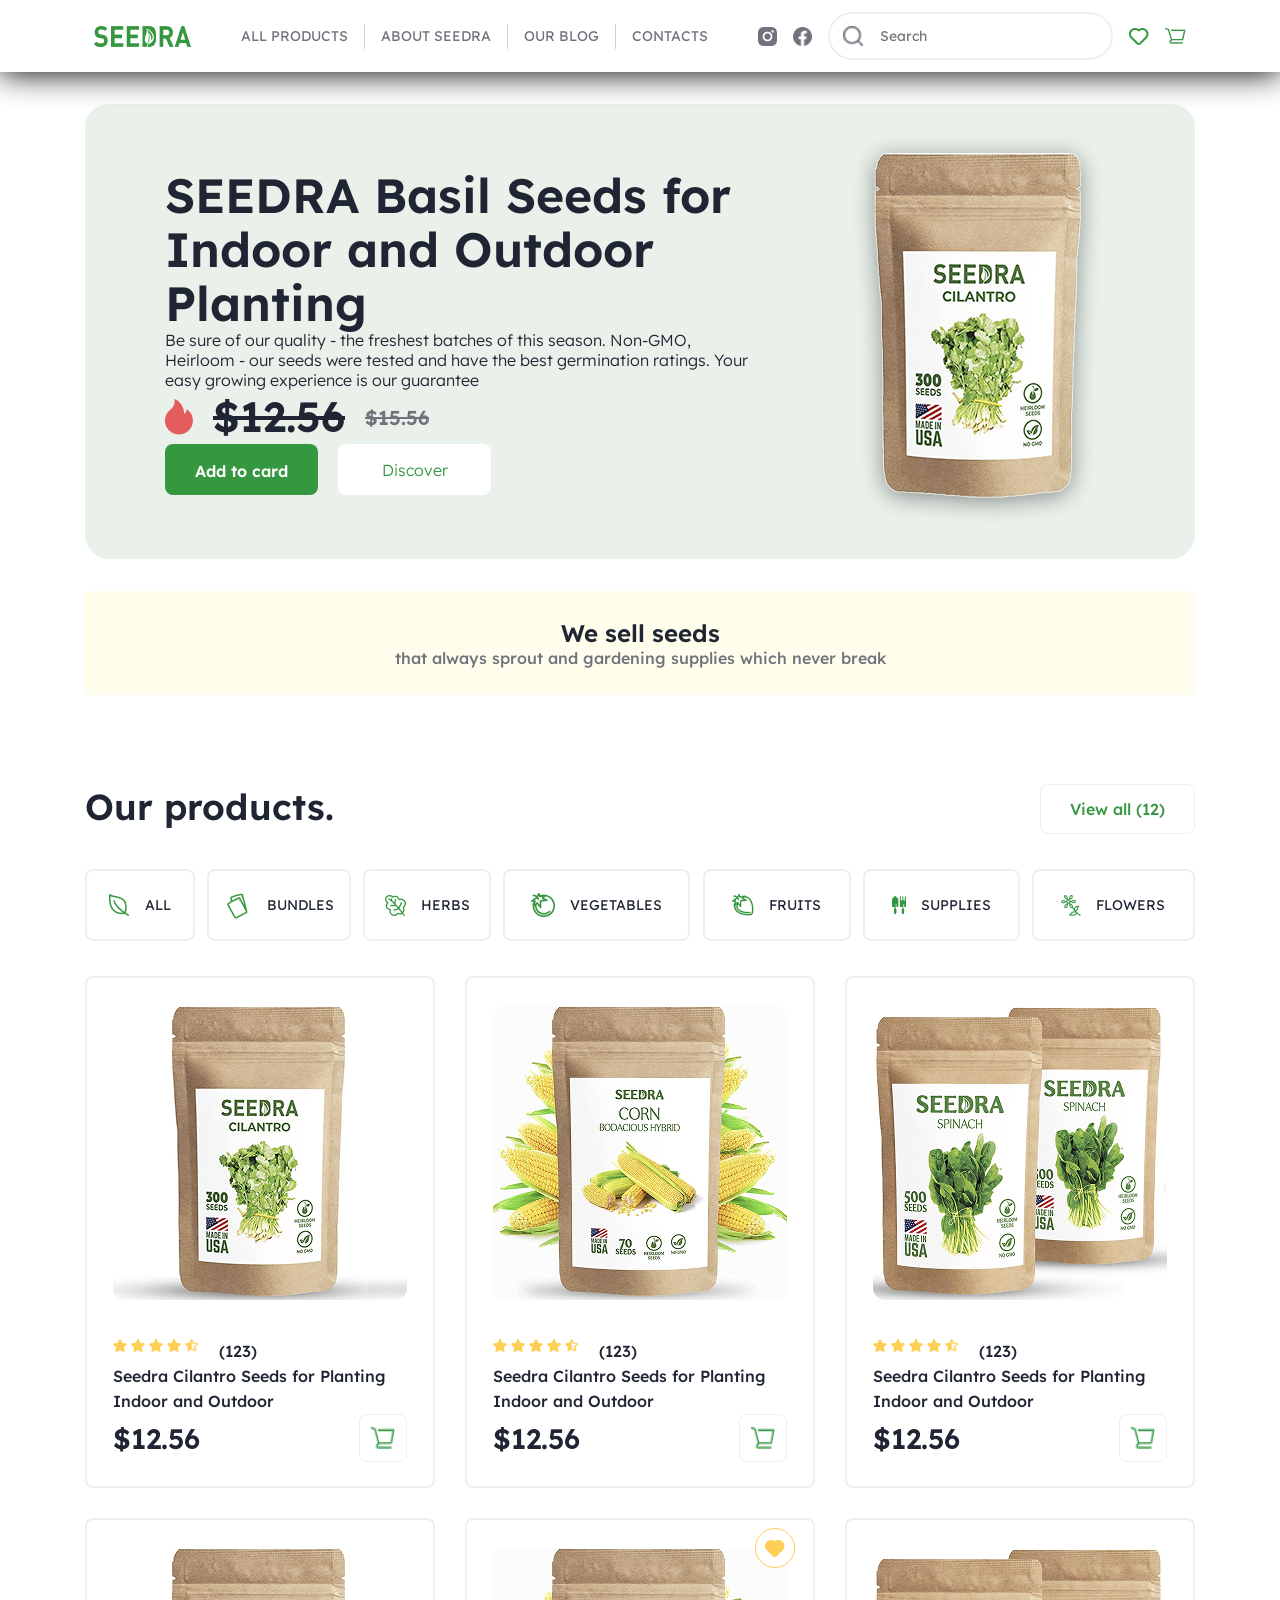
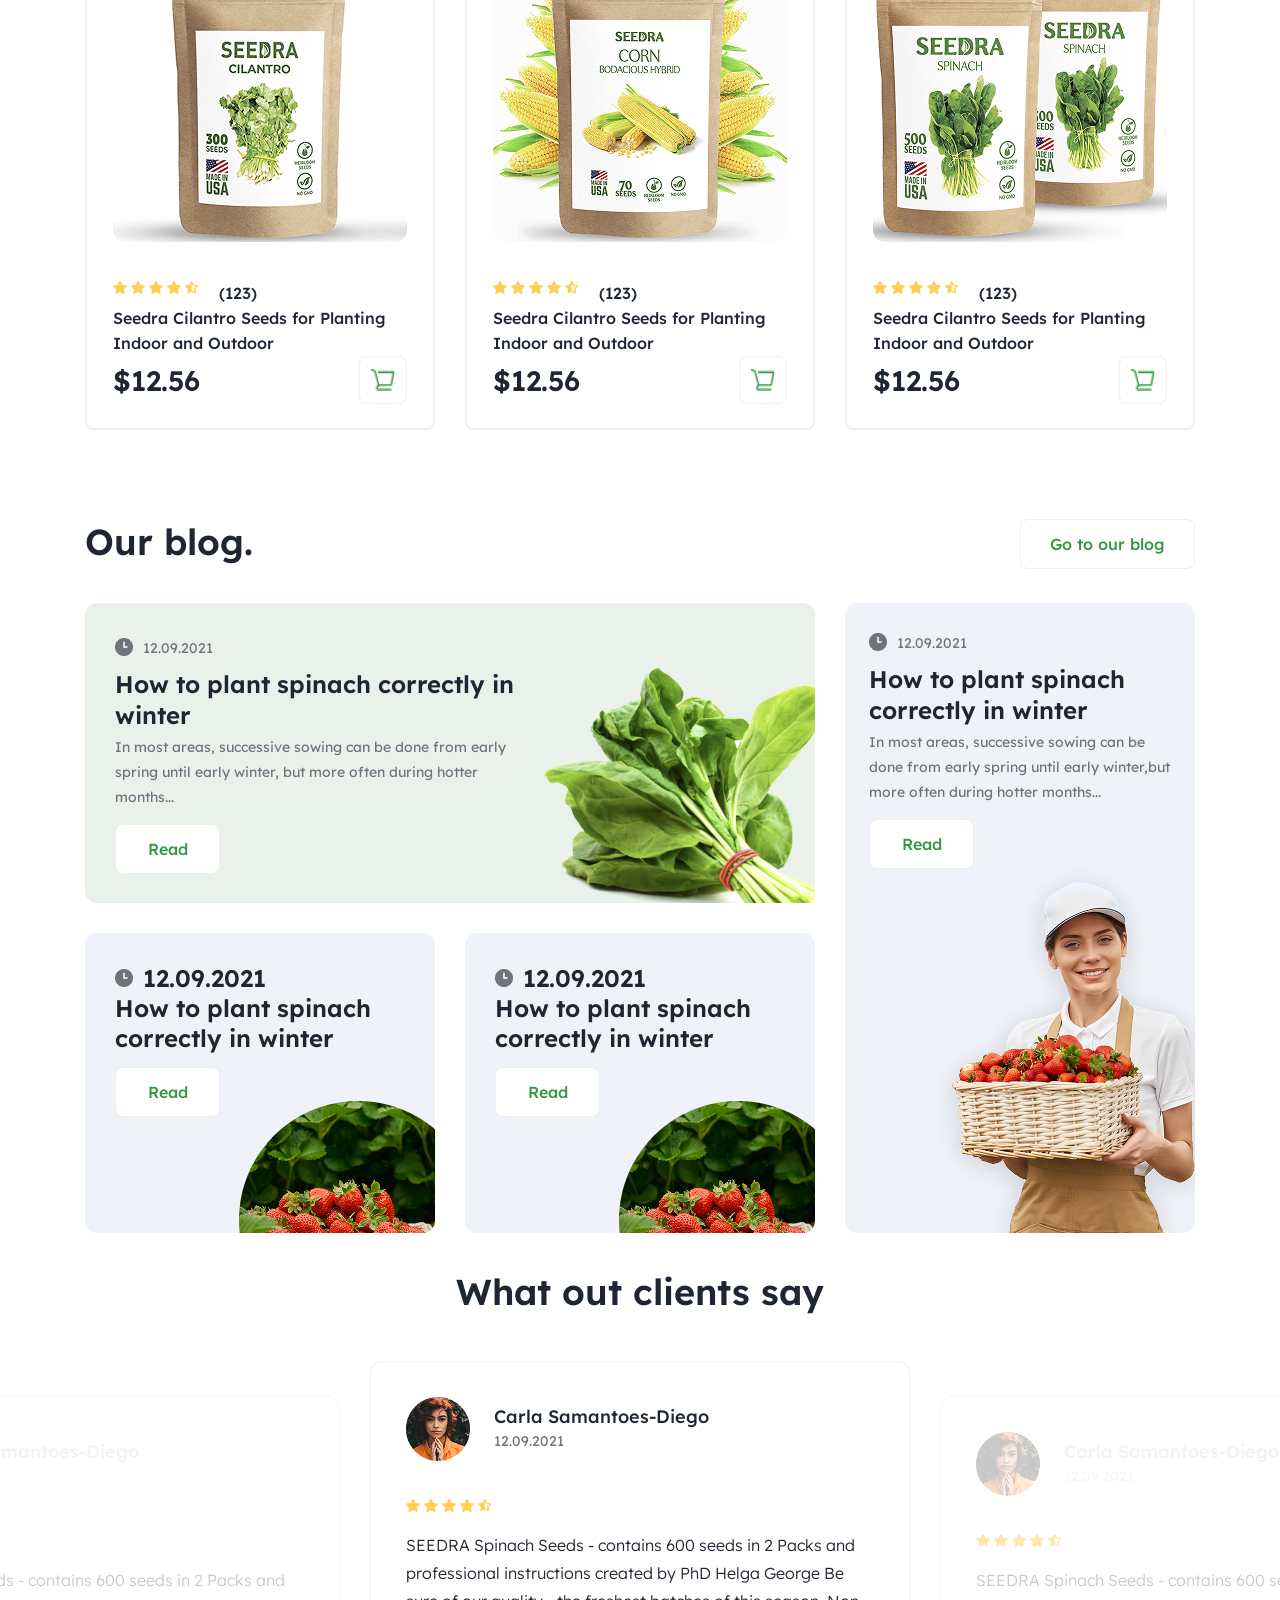
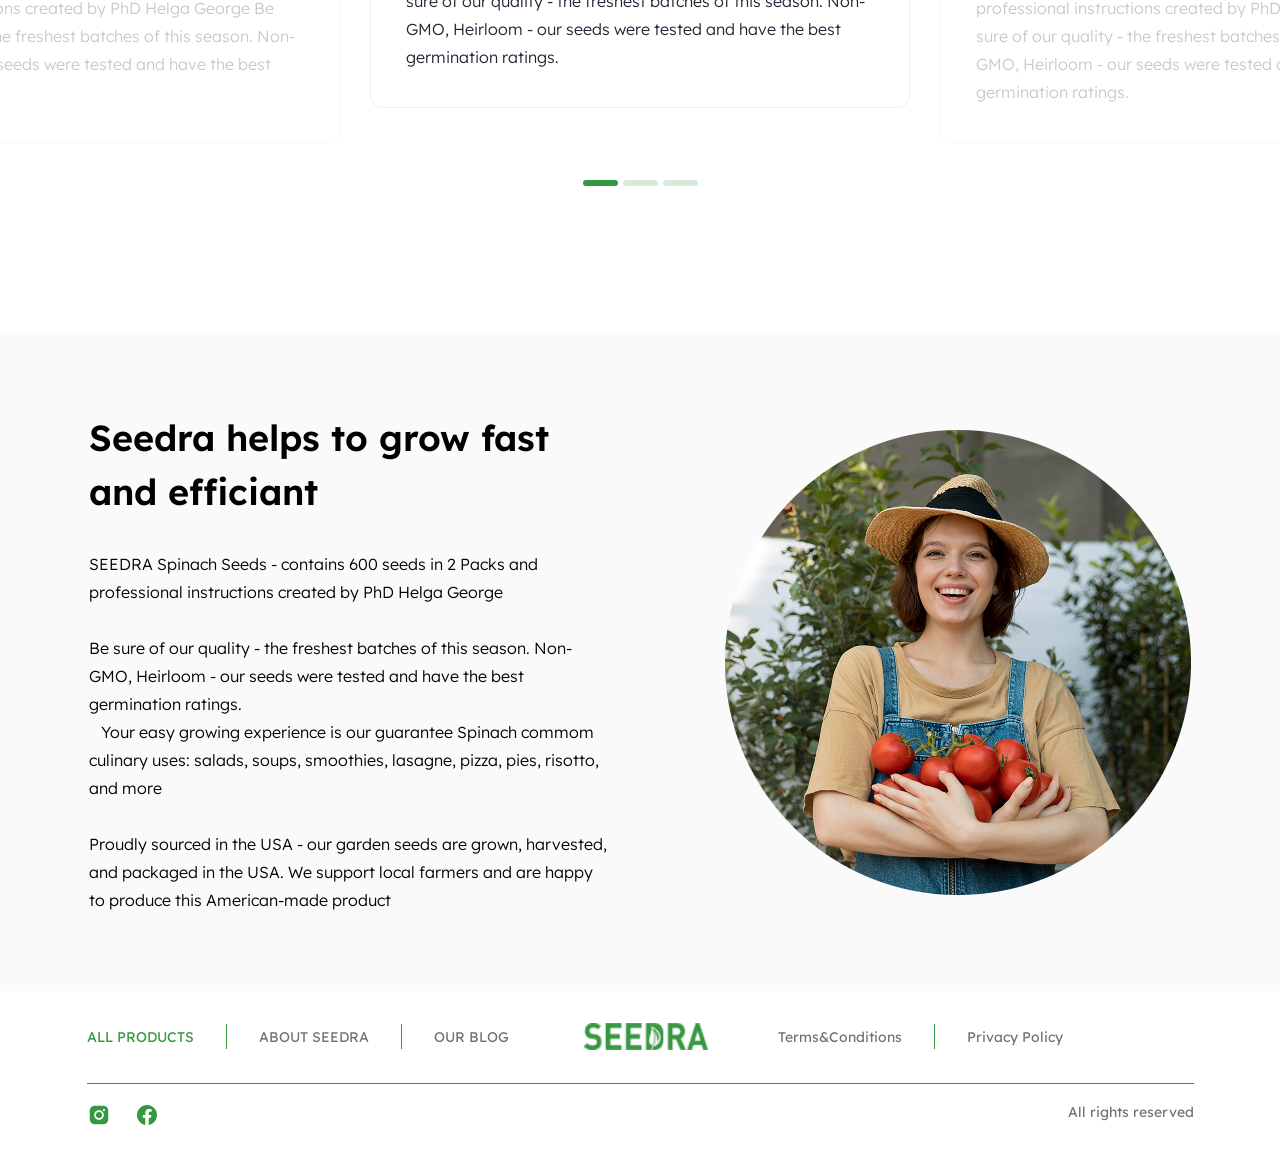
<file: index.html>
<!DOCTYPE html>
<html lang="en">

<head>
    <meta charset="UTF-8">
    <meta name="viewport" content="width=device-width, initial-scale=1.0">
    <title>Diogo Jota</title>
    <link rel="stylesheet" href="style.css">
    <link rel="preconnect" href="https://fonts.googleapis.com">
    <link rel="preconnect" href="https://fonts.gstatic.com" crossorigin>
    <link href="https://fonts.googleapis.com/css2?family=Lexend:wght@100..900&display=swap" rel="stylesheet">
</head>

<body>
    <div class="main">
        <!-- nav -->
        <nav>
            <img src="img/Frame.png" alt="">
            <div class="soz">
                <a href="">ALL PRODUCTS</a>
                <div class="chzq"></div>
                <a href="">ABOUT SEEDRA</a>
                <div class="chzq"></div>
                <a href="">OUR BLOG</a>
                <div class="chzq"></div>
                <a href="">CONTACTS</a>
            </div>
            <div class="in">
                <img style="width: 19px; height: 19px;" src="img/Vector.1.png" alt="">
                <img style="width: 19px; height: 19px;" src="img/Vector (1).png" alt="">
                <div class="inp">
                    <img src="img/Vector (2).png" alt="">
                    <input type="text" placeholder="Search">
                </div>
                <img class="qwer" style="display: block;" src="img/Vectors.png" alt="">
                <img class="qwer" src="img/Vector (3).png" alt="">
                <img src="img/Menu.png" alt="">
            </div>
        </nav>
        <!-- 1 -->
        <div class="page1">
            <div class="soz">
                <div class="olov">
                    <img src="img/Vector (4).png" alt="">
                    <del class="one">$12.56</del>
                    <del class="two">$15.56</del>
                </div>
                <div class="asdf">
                    <p class="one">SEEDRA Basil Seeds for Indoor and Outdoor Planting</p>
                    <p class="two">Be sure of our quality - the freshest batches of this season. Non-GMO, Heirloom -
                        our seeds were tested and have the best germination ratings. Your easy growing experience is
                        our guarantee</p>
                </div>

                <div class="olov">
                    <img src="img/Vector (4).png" alt="">
                    <del class="one">$12.56</del>
                    <del class="two">$15.56</del>
                </div>
                <div class="bt">
                    <button class="one">Add to card</button>
                    <button class="two">Discover</button>
                </div>
            </div>
            <img src="img/image 2.png" alt="">
        </div>
        <!-- 2 -->
        <div class="page2">
            <p class="s">We sell seeds </p>
            <p>that always sprout and gardening supplies which never break</p>
        </div>
        <!-- 3 -->
        <div class="page3">
            <div class="one">
                <p>Our products.</p>
                <button>View all (12)</button>
            </div>
            <div class="two">

                <div style="width: 110px; height: 72px;">
                    <img src="img/Vector (5).png" alt="">
                    <p>ALL </p>
                </div>

                <div style="width: 144px; height: 72px;">
                    <img src="img/Frame 15.png" alt="">
                    <p>BUNDLES</p>
                </div>

                <div style="width: 128px; height: 72px;">
                    <img src="img/Vector (6).png" alt="">
                    <p>HERBS</p>
                </div>

                <div style="width: 187px; height: 72px;">
                    <img src="img/Vector (7).png" alt="">
                    <p>VEGETABLES</p>
                </div>

                <div style="width: 148px; height: 72px;">
                    <img src="img/Vector (8).png" alt="">
                    <p>FRUITS</p>
                </div>

                <div style="width: 157px; height: 72px;">
                    <img src="img/Vector..png" alt="">
                    <p>SUPPLIES</p>
                </div>

                <div style="width: 163px; height: 72px;">
                    <img src="img/Vector (9).png" alt="">
                    <p>FLOWERS</p>
                </div>

            </div>
            <div class="th">

                <div class="card">
                    <img src="img/image 1.png" alt="">
                    <div class="soz">
                        <div class="bosh">
                            <div class="yldz">
                                <img src="img/yldz.png" alt="">
                                <img src="img/yldz.png" alt="">
                                <img src="img/yldz.png" alt="">
                                <img src="img/yldz.png" alt="">
                                <img style="width: 14px; height: 13px;" src="img/Vector (11).png" alt="">
                            </div>
                            <p>(123)</p>
                        </div>
                        <p>Seedra Cilantro Seeds for Planting <br> Indoor and Outdoor</p>
                        <div class="ox">
                            <p>$12.56</p>
                            <button><img style="width: 24px; height: 22px;" src="img/Vector (3).png" alt=""></button>
                        </div>
                    </div>
                </div>

                <div class="card">
                    <img src="img/image 1 (1).png" alt="">
                    <div class="soz">
                        <div class="bosh">
                            <div class="yldz">
                                <img src="img/yldz.png" alt="">
                                <img src="img/yldz.png" alt="">
                                <img src="img/yldz.png" alt="">
                                <img src="img/yldz.png" alt="">
                                <img style="width: 14px; height: 13px;" src="img/Vector (11).png" alt="">
                            </div>
                            <p>(123)</p>
                        </div>
                        <p>Seedra Cilantro Seeds for Planting <br> Indoor and Outdoor</p>
                        <div class="ox">
                            <p>$12.56</p>
                            <button><img style="width: 24px; height: 22px;" src="img/Vector (3).png" alt=""></button>
                        </div>
                    </div>
                </div>

                <div class="card">
                    <img src="img/image 1 (2).png" alt="">
                    <div class="soz">
                        <div class="bosh">
                            <div class="yldz">
                                <img src="img/yldz.png" alt="">
                                <img src="img/yldz.png" alt="">
                                <img src="img/yldz.png" alt="">
                                <img src="img/yldz.png" alt="">
                                <img style="width: 14px; height: 13px;" src="img/Vector (11).png" alt="">
                            </div>
                            <p>(123)</p>
                        </div>
                        <p>Seedra Cilantro Seeds for Planting <br> Indoor and Outdoor</p>
                        <div class="ox">
                            <p>$12.56</p>
                            <button><img style="width: 24px; height: 22px;" src="img/Vector (3).png" alt=""></button>
                        </div>
                    </div>
                </div>

                <div class="card">
                    <img src="img/image 1.png" alt="">
                    <div class="soz">
                        <div class="bosh">
                            <div class="yldz">
                                <img src="img/yldz.png" alt="">
                                <img src="img/yldz.png" alt="">
                                <img src="img/yldz.png" alt="">
                                <img src="img/yldz.png" alt="">
                                <img style="width: 14px; height: 13px;" src="img/Vector (11).png" alt="">
                            </div>
                            <p>(123)</p>
                        </div>
                        <p>Seedra Cilantro Seeds for Planting <br> Indoor and Outdoor</p>
                        <div class="ox">
                            <p>$12.56</p>
                            <button><img style="width: 24px; height: 22px;" src="img/Vector (3).png" alt=""></button>
                        </div>
                    </div>
                </div>

                <div style="position: relative;" class="card">
                    <div class="love">
                        <img class="heart" src="img/heart  24  Outline.png" alt="">
                    </div>
                    <img src="img/image 1 (1).png" alt="">
                    <div class="soz">
                        <div class="bosh">
                            <div class="yldz">
                                <img src="img/yldz.png" alt="">
                                <img src="img/yldz.png" alt="">
                                <img src="img/yldz.png" alt="">
                                <img src="img/yldz.png" alt="">
                                <img style="width: 14px; height: 13px;" src="img/Vector (11).png" alt="">
                            </div>
                            <p>(123)</p>
                        </div>
                        <p>Seedra Cilantro Seeds for Planting <br> Indoor and Outdoor</p>
                        <div class="ox">
                            <p>$12.56</p>
                            <button><img style="width: 24px; height: 22px;" src="img/Vector (3).png" alt=""></button>
                        </div>
                    </div>
                </div>

                <div class="card">
                    <img src="img/image 1 (2).png" alt="">
                    <div class="soz">
                        <div class="bosh">
                            <div class="yldz">
                                <img src="img/yldz.png" alt="">
                                <img src="img/yldz.png" alt="">
                                <img src="img/yldz.png" alt="">
                                <img src="img/yldz.png" alt="">
                                <img style="width: 14px; height: 13px;" src="img/Vector (11).png" alt="">
                            </div>
                            <p>(123)</p>
                        </div>
                        <p>Seedra Cilantro Seeds for Planting <br> Indoor and Outdoor</p>
                        <div class="ox">
                            <p>$12.56</p>
                            <button><img style="width: 24px; height: 22px;" src="img/Vector (3).png" alt=""></button>
                        </div>
                    </div>
                </div>
            </div>
        </div>
        <!-- 4 -->
        <div class="page4">
            <div class="bosh">
                <p>Our blog.</p>
                <button>Go to our blog</button>
            </div>
            <div class="past">
                <div class="chap">
                    <div class="b1">
                        <div class="soz">
                            <div class="soat">
                                <img src="img/Vector (10).png" alt="">
                                <p>12.09.2021</p>
                            </div>
                            <p class="one">How to plant spinach correctly in winter</p>
                            <p>In most areas, successive sowing can be done from early spring until early winter,
                                but more often during hotter months...</p>
                            <button class="read">Read</button>
                        </div>
                        <img src="img/kokat.png" alt="">
                    </div>
                    <div class="i">
                        <div class="i1">
                            <div class="soz">
                                <div class="soat">
                                    <img src="img/Vector (10).png" alt="">
                                    <p>12.09.2021</p>
                                </div>
                                <p>How to plant spinach correctly in winter</p>
                                <button class="read">Read</button>
                            </div>
                            <img class="q" src="img/Ellipse 1.png" alt="">
                        </div>
                        <div class="i1">
                            <div class="soz">
                                <div class="soat">
                                    <img src="img/Vector (10).png" alt="">
                                    <p>12.09.2021</p>
                                </div>
                                <p>How to plant spinach correctly in winter</p>
                                <button class="read">Read</button>
                            </div>
                            <img class="q" src="img/Ellipse 1.png" alt="">
                        </div>
                    </div>
                </div>
                <div class="ong">
                    <div class="soat">
                        <img src="img/Vector (10).png" alt="">
                        <p>12.09.2021</p>
                    </div>
                    <p class="one">How to plant spinach correctly in winter</p>
                    <p>In most areas, successive sowing can be done from early spring until early winter,but more often
                        during hotter months...</p>
                    <button class="read">Read</button>
                    <img class="q" src="img/female-gardener-holding-wicker-basket-with-strawberries 1.png" alt="">
                </div>
            </div>
        </div>
        <!-- 5 -->
        <div class="page5">
            <p class="p5">What out clients say</p>
            <div class="cards">
                <div class="cardo">
                    <div class="pro">
                        <img src="img/Ellipse 5.png" alt="">
                        <div class="soz">
                            <p class="one">Carla Samantoes-Diego</p>
                            <p>12.09.2021</p>
                        </div>
                    </div>
                    <div style="margin-top: 35px;" class="yldz">
                        <img src="img/yldz.png" alt="">
                        <img src="img/yldz.png" alt="">
                        <img src="img/yldz.png" alt="">
                        <img src="img/yldz.png" alt="">
                        <img style="width: 14px; height: 13px;" src="img/Vector (11).png" alt="">
                    </div>
                    <p class="s">SEEDRA Spinach Seeds - contains 600 seeds in 2 Packs and professional instructions
                        created by PhD Helga George
                        Be sure of our quality - the freshest batches of this season. Non-GMO, Heirloom - our seeds were
                        tested and have the best germination ratings. </p>
                </div>
                <div class="card">
                    <div class="pro">
                        <img src="img/Ellipse 5.png" alt="">
                        <div class="soz">
                            <p class="one">Carla Samantoes-Diego</p>
                            <p>12.09.2021</p>
                        </div>
                    </div>
                    <div style="margin-top: 35px;" class="yldz">
                        <img src="img/yldz.png" alt="">
                        <img src="img/yldz.png" alt="">
                        <img src="img/yldz.png" alt="">
                        <img src="img/yldz.png" alt="">
                        <img style="width: 14px; height: 13px;" src="img/Vector (11).png" alt="">
                    </div>
                    <p class="s">SEEDRA Spinach Seeds - contains 600 seeds in 2 Packs and professional instructions
                        created by PhD Helga George
                        Be sure of our quality - the freshest batches of this season. Non-GMO, Heirloom - our seeds were
                        tested and have the best germination ratings. </p>
                </div>
                <div class="cardo">
                    <div class="pro">
                        <img src="img/Ellipse 5.png" alt="">
                        <div class="soz">
                            <p class="one">Carla Samantoes-Diego</p>
                            <p>12.09.2021</p>
                        </div>
                    </div>
                    <div style="margin-top: 35px;" class="yldz">
                        <img src="img/yldz.png" alt="">
                        <img src="img/yldz.png" alt="">
                        <img src="img/yldz.png" alt="">
                        <img src="img/yldz.png" alt="">
                        <img style="width: 14px; height: 13px;" src="img/Vector (11).png" alt="">
                    </div>
                    <p class="s">SEEDRA Spinach Seeds - contains 600 seeds in 2 Packs and professional instructions
                        created by PhD Helga George
                        Be sure of our quality - the freshest batches of this season. Non-GMO, Heirloom - our seeds were
                        tested and have the best germination ratings. </p>
                </div>
            </div>
            <div class="yashil">
                <div class="a"></div>
                <div class="o"></div>
                <div class="o"></div>
            </div>
        </div>
        <!-- 6 -->
        <div class="page6">
            <div class="soz">
                <p class="one">Seedra helps to grow fast and efficiant</p>
                <p>SEEDRA Spinach Seeds - contains 600 seeds in 2 Packs and professional instructions created by PhD
                    Helga George <br> <br>

                    Be sure of our quality - the freshest batches of this season. Non-GMO, Heirloom - our seeds were
                    tested and have the best germination ratings. <br>
                    &nbsp;&nbsp;&nbsp;Your easy growing experience is our guarantee
                    Spinach commom culinary uses: salads, soups, smoothies, lasagne, pizza, pies, risotto, and more
                    <br><br>

                    Proudly sourced in the USA - our garden seeds are grown, harvested, and packaged in the USA. We
                    support local farmers and are happy to produce this American-made product
                </p>
            </div>
            <img src="img/Ellipse 2.png" alt="">
        </div>
        <!-- footer -->
        <footer>
            <div class="one">
                <div class="b1">
                    <p style="color: #359740;">ALL PRODUCTS</p>
                    <div class="chzq"></div>
                    <p>ABOUT SEEDRA</p>
                    <div class="chzq"></div>
                    <p>OUR BLOG</p>
                </div>
                <img src="img/Frame.png" alt="">
                <div class="i2">
                    <p>Terms&Conditions</p>
                    <div class="chzq"></div>
                    <p>Privacy Policy</p>
                </div>
            </div>
            <div class="uchzq"></div>
            <div class="two">
                <div>
                    <img src="img/ant-designinstagram-filled.png" alt="">
                    <img src="img/akar-iconsfacebook-fill.png" alt="">
                </div>
                <p>All rights reserved</p>
            </div>
        </footer>
    </div>
</body>

</html>
</file>
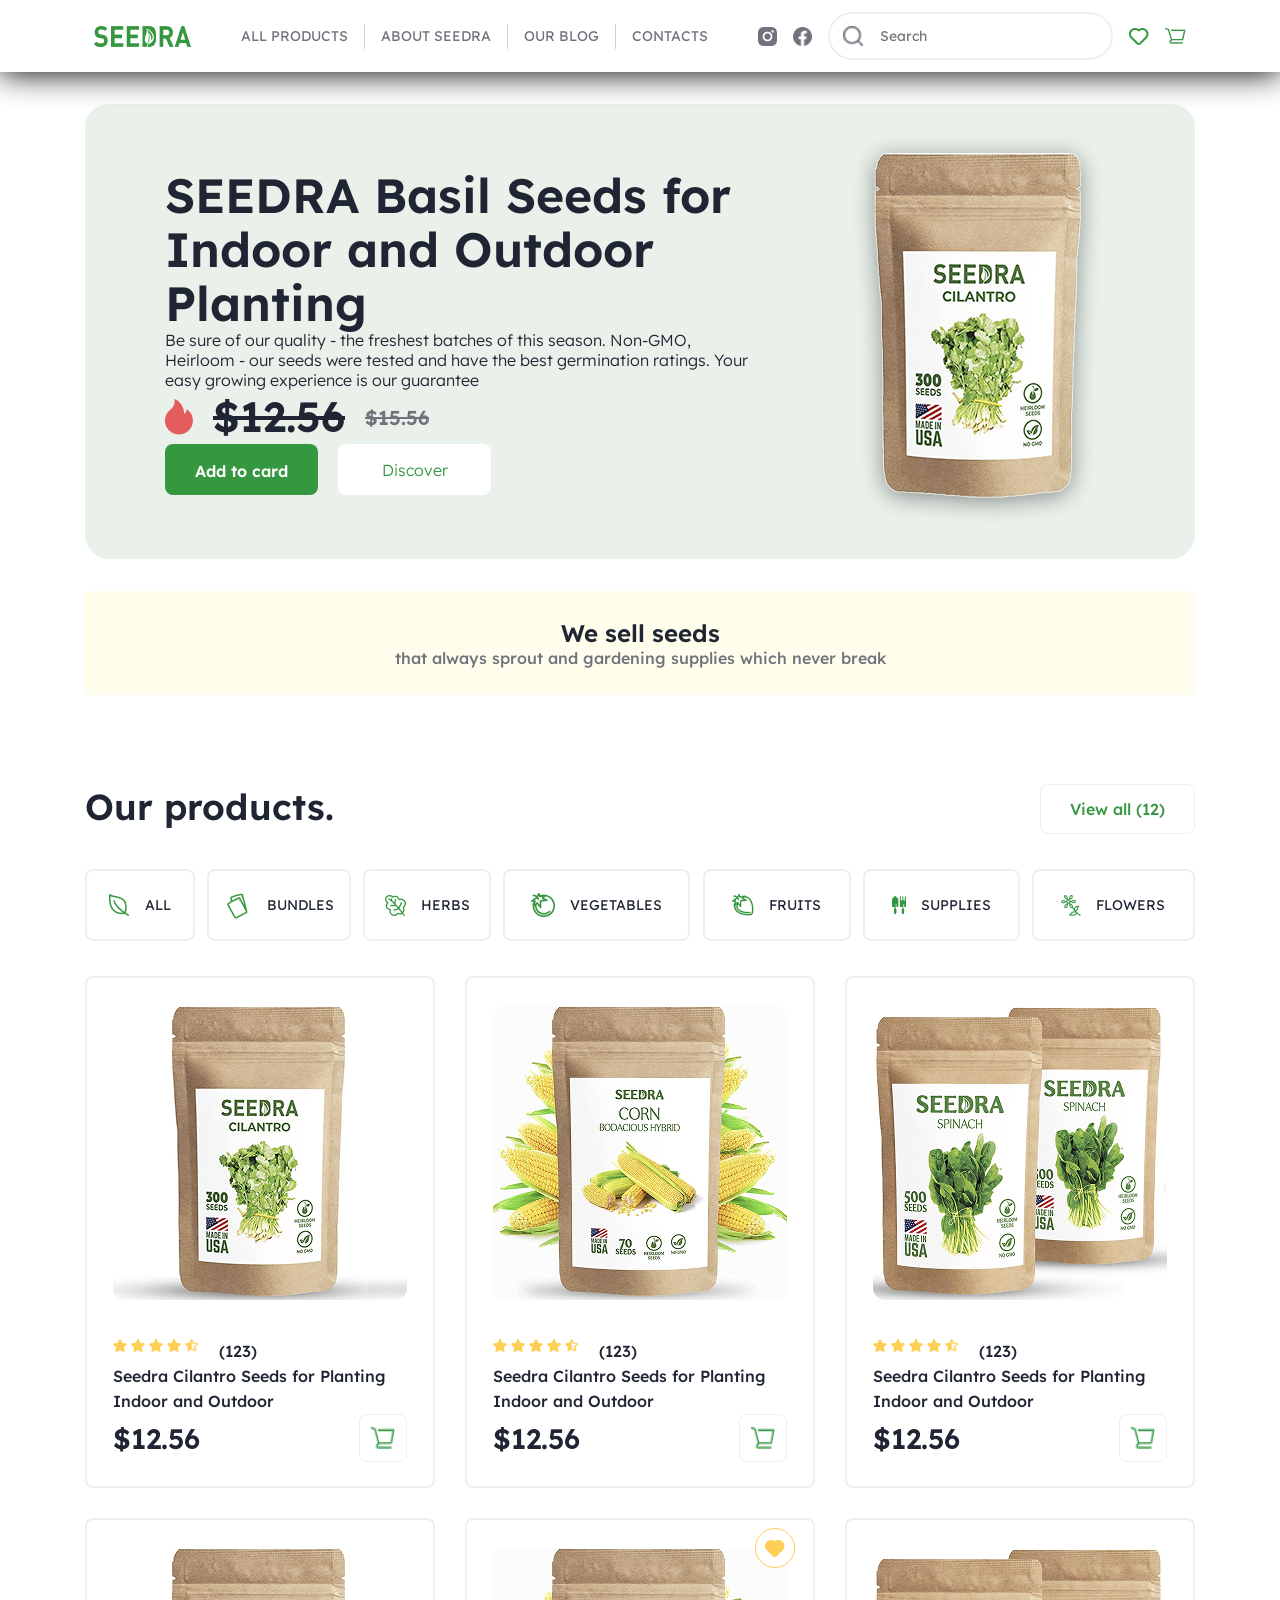
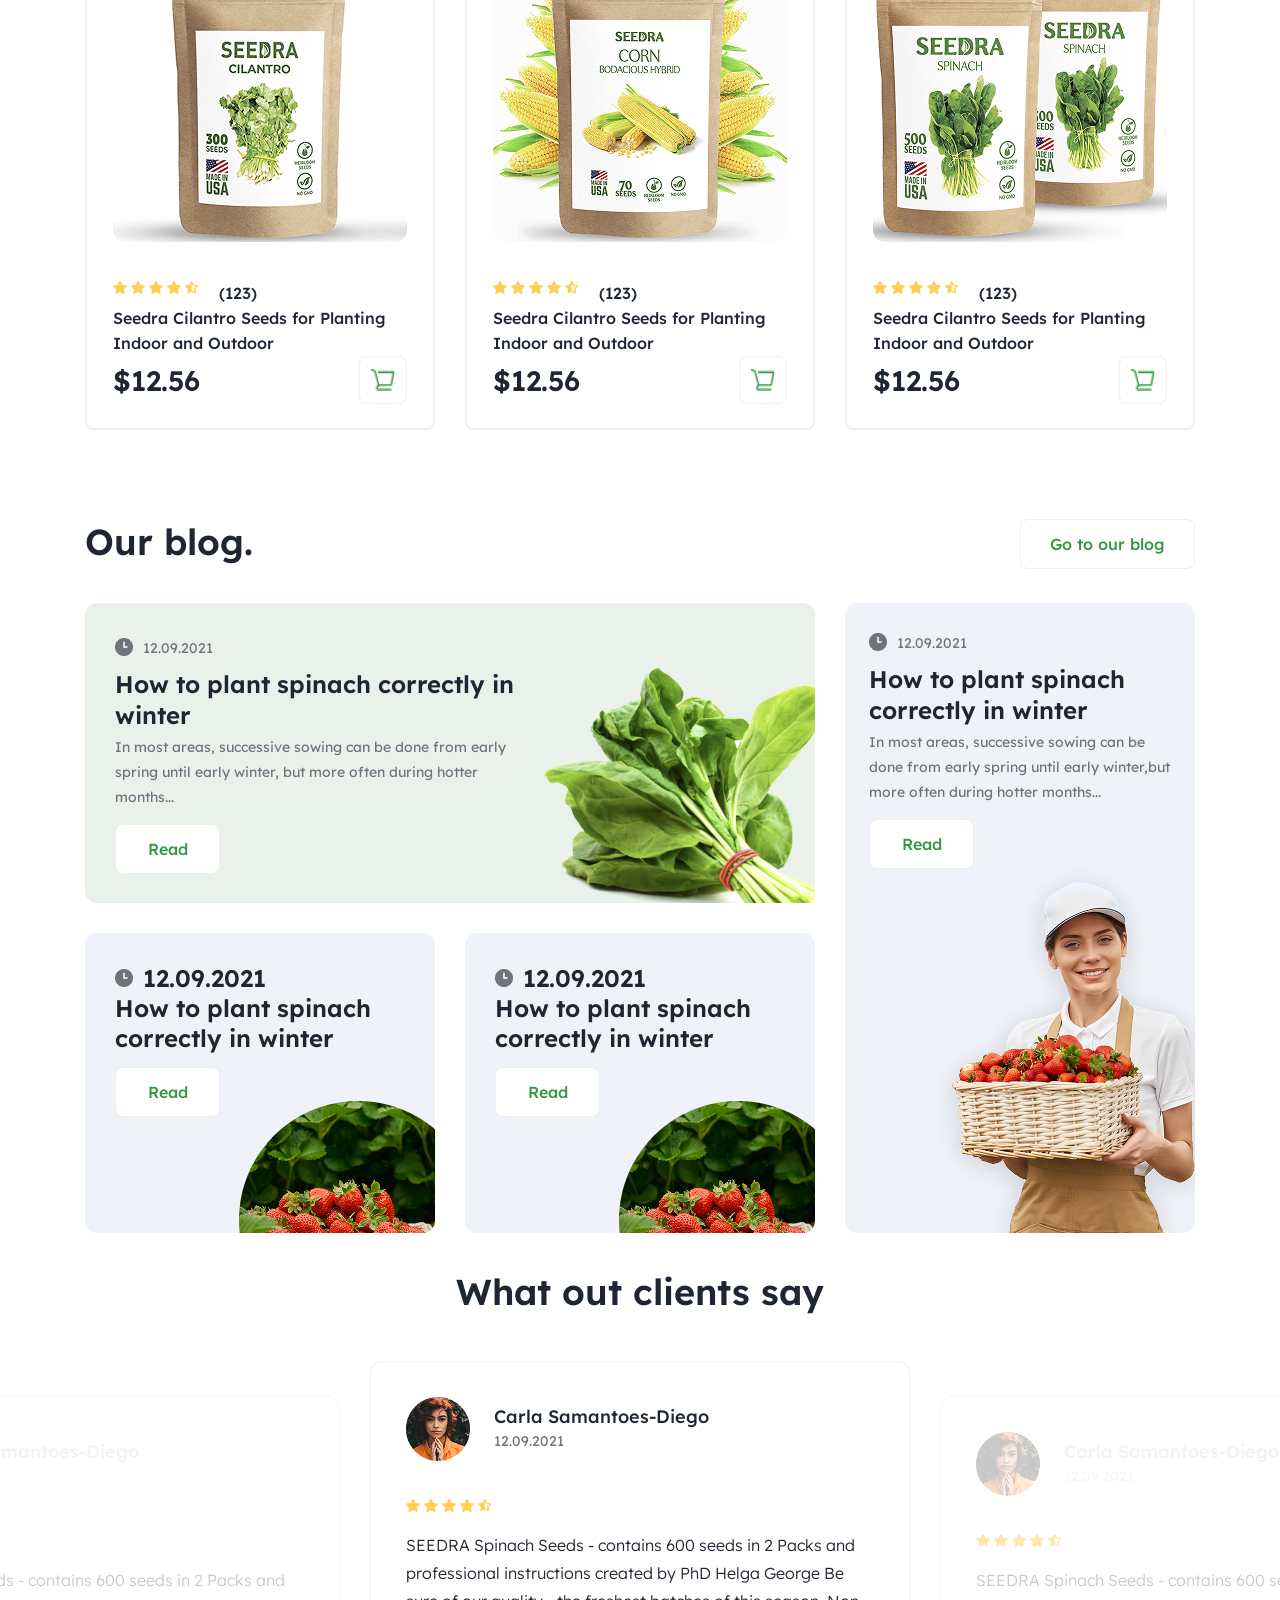
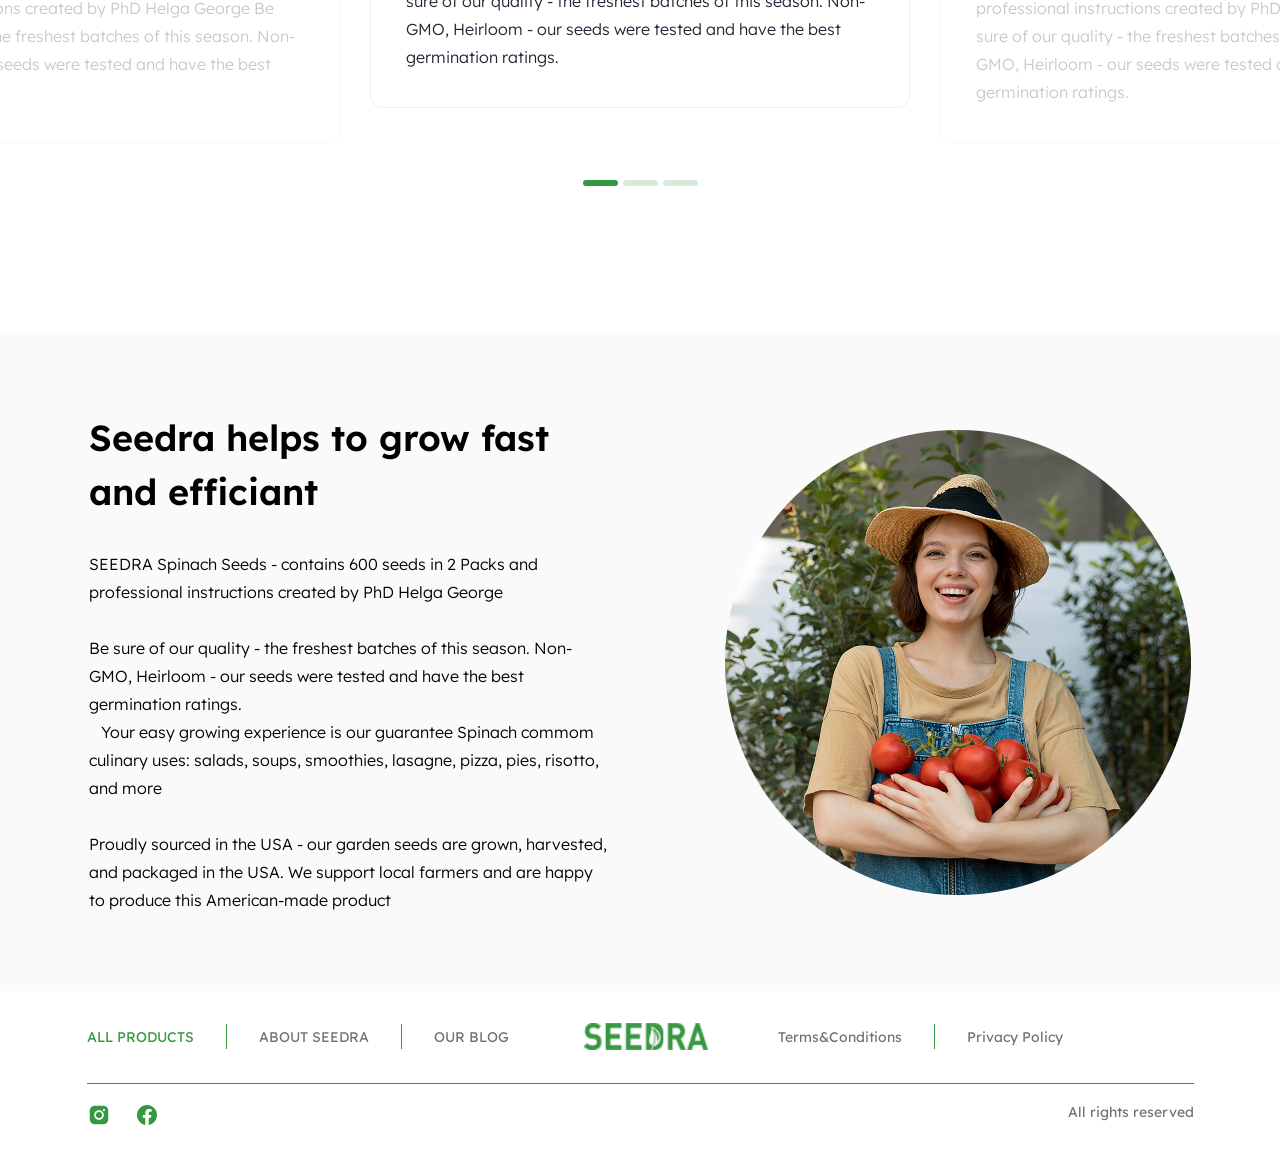
<file: Muhammadjonniki.html>
<!DOCTYPE html>
<html lang="en">

<head>
    <meta charset="UTF-8">
    <meta name="viewport" content="width=device-width, initial-scale=1.0">
    <title>Document</title>
    <link rel="stylesheet" href="Muhammadjonniki.css">
    <link rel="preconnect" href="https://fonts.googleapis.com">
    <link rel="preconnect" href="https://fonts.gstatic.com" crossorigin>
    <link href="https://fonts.googleapis.com/css2?family=Lexend:wght@100..900&display=swap" rel="stylesheet">
</head>

<body>
    <div class="main">
        <!-- nav -->
        <nav>
            <img src="img/Frame.png" alt="">
            <div class="soz">
                <a href="">ALL PRODUCTS</a>
                <div class="chzq"></div>
                <a href="">ABOUT SEEDRA</a>
                <div class="chzq"></div>
                <a href="">OUR BLOG</a>
                <div class="chzq"></div>
                <a href="">CONTACTS</a>
            </div>
            <div class="in">
                <img style="width: 19px; height: 19px;" src="img/Vector.1.png" alt="">
                <img style="width: 19px; height: 19px;" src="img/Vector (1).png" alt="">
                <div class="inp">
                    <img src="img/Vector (2).png" alt="">
                    <input type="text" placeholder="Search">
                </div>
                <img class="qwer" style="display: block;" src="img/Vectors.png" alt="">
                <img class="qwer" src="img/Vector (3).png" alt="">
                <img src="img/Menu.png" alt="">
            </div>
        </nav>
        <!-- 1 -->
        <div class="page1">
            <div class="soz">
                <div class="olov">
                    <img src="img/Vector (4).png" alt="">
                    <del class="one">$12.56</del>
                    <del class="two">$15.56</del>
                </div>
                <div class="asdf">
                    <p class="one">SEEDRA Basil Seeds for Indoor and Outdoor Planting</p>
                    <p class="two">Be sure of our quality - the freshest batches of this season. Non-GMO, Heirloom -
                        our seeds were tested and have the best germination ratings. Your easy growing experience is
                        our guarantee</p>
                </div>

                <div class="olov">
                    <img src="img/Vector (4).png" alt="">
                    <del class="one">$12.56</del>
                    <del class="two">$15.56</del>
                </div>
                <div class="bt">
                    <button class="one">Add to card</button>
                    <button class="two">Discover</button>
                </div>
            </div>
            <img src="img/image 2.png" alt="">
        </div>
        <!-- 2 -->
        <div class="page2">
            <p class="s">We sell seeds </p>
            <p>that always sprout and gardening supplies which never break</p>
        </div>
        <!-- 3 -->
        <div class="page3">
            <div class="one">
                <p>Our products.</p>
                <button>View all (12)</button>
            </div>
            <div class="two">

                <div style="width: 110px; height: 72px;">
                    <img src="img/Vector (5).png" alt="">
                    <p>ALL </p>
                </div>

                <div style="width: 144px; height: 72px;">
                    <img src="img/Frame 15.png" alt="">
                    <p>BUNDLES</p>
                </div>

                <div style="width: 128px; height: 72px;">
                    <img src="img/Vector (6).png" alt="">
                    <p>HERBS</p>
                </div>

                <div style="width: 187px; height: 72px;">
                    <img src="img/Vector (7).png" alt="">
                    <p>VEGETABLES</p>
                </div>

                <div style="width: 148px; height: 72px;">
                    <img src="img/Vector (8).png" alt="">
                    <p>FRUITS</p>
                </div>

                <div style="width: 157px; height: 72px;">
                    <img src="img/Vector..png" alt="">
                    <p>SUPPLIES</p>
                </div>

                <div style="width: 163px; height: 72px;">
                    <img src="img/Vector (9).png" alt="">
                    <p>FLOWERS</p>
                </div>

            </div>
            <div class="th">

                <div class="card">
                    <img src="img/image 1.png" alt="">
                    <div class="soz">
                        <div class="bosh">
                            <div class="yldz">
                                <img src="img/yldz.png" alt="">
                                <img src="img/yldz.png" alt="">
                                <img src="img/yldz.png" alt="">
                                <img src="img/yldz.png" alt="">
                                <img style="width: 14px; height: 13px;" src="img/Vector (11).png" alt="">
                            </div>
                            <p>(123)</p>
                        </div>
                        <p>Seedra Cilantro Seeds for Planting <br> Indoor and Outdoor</p>
                        <div class="ox">
                            <p>$12.56</p>
                            <button><img style="width: 24px; height: 22px;" src="img/Vector (3).png" alt=""></button>
                        </div>
                    </div>
                </div>

                <div class="card">
                    <img src="img/image 1 (1).png" alt="">
                    <div class="soz">
                        <div class="bosh">
                            <div class="yldz">
                                <img src="img/yldz.png" alt="">
                                <img src="img/yldz.png" alt="">
                                <img src="img/yldz.png" alt="">
                                <img src="img/yldz.png" alt="">
                                <img style="width: 14px; height: 13px;" src="img/Vector (11).png" alt="">
                            </div>
                            <p>(123)</p>
                        </div>
                        <p>Seedra Cilantro Seeds for Planting <br> Indoor and Outdoor</p>
                        <div class="ox">
                            <p>$12.56</p>
                            <button><img style="width: 24px; height: 22px;" src="img/Vector (3).png" alt=""></button>
                        </div>
                    </div>
                </div>

                <div class="card">
                    <img src="img/image 1 (2).png" alt="">
                    <div class="soz">
                        <div class="bosh">
                            <div class="yldz">
                                <img src="img/yldz.png" alt="">
                                <img src="img/yldz.png" alt="">
                                <img src="img/yldz.png" alt="">
                                <img src="img/yldz.png" alt="">
                                <img style="width: 14px; height: 13px;" src="img/Vector (11).png" alt="">
                            </div>
                            <p>(123)</p>
                        </div>
                        <p>Seedra Cilantro Seeds for Planting <br> Indoor and Outdoor</p>
                        <div class="ox">
                            <p>$12.56</p>
                            <button><img style="width: 24px; height: 22px;" src="img/Vector (3).png" alt=""></button>
                        </div>
                    </div>
                </div>

                <div class="card">
                    <img src="img/image 1.png" alt="">
                    <div class="soz">
                        <div class="bosh">
                            <div class="yldz">
                                <img src="img/yldz.png" alt="">
                                <img src="img/yldz.png" alt="">
                                <img src="img/yldz.png" alt="">
                                <img src="img/yldz.png" alt="">
                                <img style="width: 14px; height: 13px;" src="img/Vector (11).png" alt="">
                            </div>
                            <p>(123)</p>
                        </div>
                        <p>Seedra Cilantro Seeds for Planting <br> Indoor and Outdoor</p>
                        <div class="ox">
                            <p>$12.56</p>
                            <button><img style="width: 24px; height: 22px;" src="img/Vector (3).png" alt=""></button>
                        </div>
                    </div>
                </div>

                <div style="position: relative;" class="card">
                    <div class="love">
                        <img class="heart" src="img/heart  24  Outline.png" alt="">
                    </div>
                    <img src="img/image 1 (1).png" alt="">
                    <div class="soz">
                        <div class="bosh">
                            <div class="yldz">
                                <img src="img/yldz.png" alt="">
                                <img src="img/yldz.png" alt="">
                                <img src="img/yldz.png" alt="">
                                <img src="img/yldz.png" alt="">
                                <img style="width: 14px; height: 13px;" src="img/Vector (11).png" alt="">
                            </div>
                            <p>(123)</p>
                        </div>
                        <p>Seedra Cilantro Seeds for Planting <br> Indoor and Outdoor</p>
                        <div class="ox">
                            <p>$12.56</p>
                            <button><img style="width: 24px; height: 22px;" src="img/Vector (3).png" alt=""></button>
                        </div>
                    </div>
                </div>

                <div class="card">
                    <img src="img/image 1 (2).png" alt="">
                    <div class="soz">
                        <div class="bosh">
                            <div class="yldz">
                                <img src="img/yldz.png" alt="">
                                <img src="img/yldz.png" alt="">
                                <img src="img/yldz.png" alt="">
                                <img src="img/yldz.png" alt="">
                                <img style="width: 14px; height: 13px;" src="img/Vector (11).png" alt="">
                            </div>
                            <p>(123)</p>
                        </div>
                        <p>Seedra Cilantro Seeds for Planting <br> Indoor and Outdoor</p>
                        <div class="ox">
                            <p>$12.56</p>
                            <button><img style="width: 24px; height: 22px;" src="img/Vector (3).png" alt=""></button>
                        </div>
                    </div>
                </div>
            </div>
        </div>
        <!-- 4 -->
        <div class="page4">
            <div class="bosh">
                <p>Our blog.</p>
                <button>Go to our blog</button>
            </div>
            <div class="past">
                <div class="chap">
                    <div class="b1">
                        <div class="soz">
                            <div class="soat">
                                <img src="img/Vector (10).png" alt="">
                                <p>12.09.2021</p>
                            </div>
                            <p class="one">How to plant spinach correctly in winter</p>
                            <p>In most areas, successive sowing can be done from early spring until early winter,
                                but more often during hotter months...</p>
                            <button class="read">Read</button>
                        </div>
                        <img src="img/kokat.png" alt="">
                    </div>
                    <div class="i">
                        <div class="i1">
                            <div class="soz">
                                <div class="soat">
                                    <img src="img/Vector (10).png" alt="">
                                    <p>12.09.2021</p>
                                </div>
                                <p>How to plant spinach correctly in winter</p>
                                <button class="read">Read</button>
                            </div>
                            <img class="q" src="img/Ellipse 1.png" alt="">
                        </div>
                        <div class="i1">
                            <div class="soz">
                                <div class="soat">
                                    <img src="img/Vector (10).png" alt="">
                                    <p>12.09.2021</p>
                                </div>
                                <p>How to plant spinach correctly in winter</p>
                                <button class="read">Read</button>
                            </div>
                            <img class="q" src="img/Ellipse 1.png" alt="">
                        </div>
                    </div>
                </div>
                <div class="ong">
                    <div class="soat">
                        <img src="img/Vector (10).png" alt="">
                        <p>12.09.2021</p>
                    </div>
                    <p class="one">How to plant spinach correctly in winter</p>
                    <p>In most areas, successive sowing can be done from early spring until early winter,but more often
                        during hotter months...</p>
                    <button class="read">Read</button>
                    <img class="q" src="img/female-gardener-holding-wicker-basket-with-strawberries 1.png" alt="">
                </div>
            </div>
        </div>
        <!-- 5 -->
        <div class="page5">
            <p class="p5">What out clients say</p>
            <div class="cards">
                <div class="cardo">
                    <div class="pro">
                        <img src="img/Ellipse 5.png" alt="">
                        <div class="soz">
                            <p class="one">Carla Samantoes-Diego</p>
                            <p>12.09.2021</p>
                        </div>
                    </div>
                    <div style="margin-top: 35px;" class="yldz">
                        <img src="img/yldz.png" alt="">
                        <img src="img/yldz.png" alt="">
                        <img src="img/yldz.png" alt="">
                        <img src="img/yldz.png" alt="">
                        <img style="width: 14px; height: 13px;" src="img/Vector (11).png" alt="">
                    </div>
                    <p class="s">SEEDRA Spinach Seeds - contains 600 seeds in 2 Packs and professional instructions
                        created by PhD Helga George
                        Be sure of our quality - the freshest batches of this season. Non-GMO, Heirloom - our seeds were
                        tested and have the best germination ratings. </p>
                </div>
                <div class="card">
                    <div class="pro">
                        <img src="img/Ellipse 5.png" alt="">
                        <div class="soz">
                            <p class="one">Carla Samantoes-Diego</p>
                            <p>12.09.2021</p>
                        </div>
                    </div>
                    <div style="margin-top: 35px;" class="yldz">
                        <img src="img/yldz.png" alt="">
                        <img src="img/yldz.png" alt="">
                        <img src="img/yldz.png" alt="">
                        <img src="img/yldz.png" alt="">
                        <img style="width: 14px; height: 13px;" src="img/Vector (11).png" alt="">
                    </div>
                    <p class="s">SEEDRA Spinach Seeds - contains 600 seeds in 2 Packs and professional instructions
                        created by PhD Helga George
                        Be sure of our quality - the freshest batches of this season. Non-GMO, Heirloom - our seeds were
                        tested and have the best germination ratings. </p>
                </div>
                <div class="cardo">
                    <div class="pro">
                        <img src="img/Ellipse 5.png" alt="">
                        <div class="soz">
                            <p class="one">Carla Samantoes-Diego</p>
                            <p>12.09.2021</p>
                        </div>
                    </div>
                    <div style="margin-top: 35px;" class="yldz">
                        <img src="img/yldz.png" alt="">
                        <img src="img/yldz.png" alt="">
                        <img src="img/yldz.png" alt="">
                        <img src="img/yldz.png" alt="">
                        <img style="width: 14px; height: 13px;" src="img/Vector (11).png" alt="">
                    </div>
                    <p class="s">SEEDRA Spinach Seeds - contains 600 seeds in 2 Packs and professional instructions
                        created by PhD Helga George
                        Be sure of our quality - the freshest batches of this season. Non-GMO, Heirloom - our seeds were
                        tested and have the best germination ratings. </p>
                </div>
            </div>
            <div class="yashil">
                <div class="a"></div>
                <div class="o"></div>
                <div class="o"></div>
            </div>
        </div>
        <!-- 6 -->
        <div class="page6">
            <div class="soz">
                <p class="one">Seedra helps to grow fast and efficiant</p>
                <p>SEEDRA Spinach Seeds - contains 600 seeds in 2 Packs and professional instructions created by PhD
                    Helga George <br> <br>

                    Be sure of our quality - the freshest batches of this season. Non-GMO, Heirloom - our seeds were
                    tested and have the best germination ratings. <br>
                    &nbsp;&nbsp;&nbsp;Your easy growing experience is our guarantee
                    Spinach commom culinary uses: salads, soups, smoothies, lasagne, pizza, pies, risotto, and more
                    <br><br>

                    Proudly sourced in the USA - our garden seeds are grown, harvested, and packaged in the USA. We
                    support local farmers and are happy to produce this American-made product
                </p>
            </div>
            <img src="img/Ellipse 2.png" alt="">
        </div>
        <!-- footer -->
        <footer>
            <div class="one">
                <div class="b1">
                    <p style="color: #359740;">ALL PRODUCTS</p>
                    <div class="chzq"></div>
                    <p>ABOUT SEEDRA</p>
                    <div class="chzq"></div>
                    <p>OUR BLOG</p>
                </div>
                <img src="img/Frame.png" alt="">
                <div class="i2">
                    <p>Terms&Conditions</p>
                    <div class="chzq"></div>
                    <p>Privacy Policy</p>
                </div>
            </div>
            <div class="uchzq"></div>
            <div class="two">
                <div>
                    <img src="img/ant-designinstagram-filled.png" alt="">
                    <img src="img/akar-iconsfacebook-fill.png" alt="">
                </div>
                <p>All rights reserved</p>
            </div>
        </footer>
    </div>
</body>

</html>
</file>
<file: style.css>
* {
    padding: 0;
    margin: 0;
    box-sizing: border-box;
    font-family: "Lexend";
}

.main {
    width: 100%;
    height: auto;
    display: flex;
    flex-direction: column;
    align-items: center;
    gap: 32px;
    overflow: hidden;
}

nav {
    width: 100%;
    height: 72px;
    display: flex;
    align-items: center;
    justify-content: center;
    gap: 50px;
    box-shadow: 0px 1px 32px black;
    position: fixed;
    background-color: white;
    z-index: 1;
}

nav .soz a {
    color: #70737C;
    text-decoration: none;
}

nav .soz {
    display: flex;
    gap: 16px;
    font-size: 14px;
    font-weight: 400;
    align-items: center;
}

nav .soz .chzq {
    width: 1px;
    height: 25px;
    background-color: #D3D3D3;
}

nav .in {
    display: flex;
    gap: 16px;
    align-items: center;
}

nav .in .inp {
    width: 285px;
    height: 48px;
    position: relative;
    display: flex;
    align-items: center;
}

nav .in .inp img {
    position: absolute;
    width: 20px;
    height: 20px;
    margin-left: 15px;
}

nav .in img:last-child {
    display: none;
}

nav .in .rasm {
    display: flex;
    gap: 20px;
    align-items: center;
    justify-content: center;
}

nav .in .rasm img {
    width: 24px;
    height: 24px;
}

nav .in .inp input {
    width: 285px;
    height: 48px;
    padding-left: 50px;
    outline: none;
    border: 2px solid #EFEFEF;
    border-radius: 24px;
    font-size: 14px;
    padding-right: 10px;
}

.page1 {
    width: 1110px;
    height: 455px;
    background-color: #EAF1EB;
    border-radius: 24px;
    display: flex;
    gap: 20px;
    align-items: center;
    padding-left: 70px;
    margin-top: 104px;
    padding: 80px;
}

.page1 .one {
    font-size: 48px;
    font-weight: 600;
    line-height: 54px;
    color: #1F2533;
}

.page1 .two {
    font-size: 16px;
    font-weight: 300;
    color: #1F2533;
}

/*  */
.page1 .olov:first-child {
    display: none;
}

.page1 .olov .one:first-child {
    color: #E55C5C;
}

/*  */

.page1 .olov {
    display: flex;
    gap: 20px;
    align-items: center;
}

.page1 .olov .one {
    font-size: 42px;
    font-weight: 600;
    color: #1F2533;
}

.page1 .olov .two {
    font-size: 20px;
    font-weight: 600;
    color: #70737C;
}

.page1 .bt {
    display: flex;
    gap: 20px;
}

.page1 .bt button {
    width: 153px;
    height: 51px;
    border-radius: 8px;
    border: none;
}

.page1 .bt .one {
    background-color: #359740;
    color: white;
    font-size: 16px;
}

.page1 .bt .two {
    background-color: white;
    color: #359740;
}

.page2 {
    width: 1110px;
    height: 104px;
    display: flex;
    flex-direction: column;
    justify-content: center;
    align-items: center;
    background-color: #FFFDEC;
    padding: 30px;
}

.page2 .s {
    font-size: 24px;
    font-weight: 600;
    color: #1F2533;
}

.page2 p {
    font-size: 16px;
    font-weight: 500;
    color: #70737C;
}

.page3 {
    width: 1110px;
    height: 1360px;
    display: flex;
    flex-direction: column;
    justify-content: center;
    align-items: center;
    gap: 35px;
    /* background-color: blue; */
}

.page3 .one {
    width: 1110px;
    height: 50px;
    display: flex;
    justify-content: space-between;
}

.page3 .one p {
    font-size: 36px;
    font-weight: 600;
    color: #1F2533;
}

.page3 .one button {
    width: 155px;
    height: 50px;
    background-color: white;
    color: #359740;
    font-size: 16px;
    font-weight: 500;
    border-radius: 8px;
    border: 1px solid #EFEFEF;
}

.page3 .two {
    width: 1110px;
    height: 72px;
    display: flex;
    justify-content: space-between;
}

.page3 .two div {
    border: 2px solid #EFEFEF;
    border-radius: 8px;
    background-color: transparent;
    display: flex;
    justify-content: center;
    align-items: center;
    gap: 15px;
}

.page3 .two div p {
    font-size: 14px;
    font-weight: 400;
    color: #1F2533;
}

.page3 .th {
    width: 1110px;
    height: 1054px;
    display: flex;
    justify-content: center;
    display: grid;
    grid-template-columns: 1fr 1fr 1fr;
    gap: 30px;
}

.page3 .th .card {
    width: 350px;
    height: 512px;
    border: 2px solid #EFEFEF;
    background-color: transparent;
    border-radius: 8px;
    padding: 28px;
    display: flex;
    flex-direction: column;
    align-items: center;
}

.page3 .th .bosh {
    display: flex;
    gap: 20px;
    line-height: 8px;
    margin-top: 39px;
}

.page3 .th p {
    font-size: 16px;
    font-weight: 500;
    color: #1F2533;
    line-height: 25px;
}

.page3 .th .ox {
    width: 294px;
    height: 48px;
    display: flex;
    justify-content: space-between;
    align-items: center;
}

.page3 .th .ox p {
    font-size: 28px;
    font-weight: 600;
    color: #1F2533;
}

.page3 .th .ox button {
    width: 48px;
    height: 48px;
    background-color: transparent;
    display: flex;
    justify-content: center;
    align-items: center;
    border: 1px solid #EFEFEF;
    border-radius: 8px;
}

.page3 .th .love {
    position: absolute;
    width: 40px;
    height: 40px;
    background-color: white;
    border-radius: 50%;
    border: 1px solid #FFCF55;
    display: flex;
    justify-content: center;
    align-items: center;
    margin-top: -20px;
    margin-left: 270px;
}

.page3 .th .heart {
    width: 24px;
    height: 24px;
}

.page4 {
    width: 1110px;
    height: 714px;
    display: flex;
    flex-direction: column;
    gap: 34px;
}

.page4 .bosh {
    width: 1110px;
    height: 50px;
    display: flex;
    justify-content: space-between;
}

.page4 .bosh p {
    font-size: 36px;
    font-weight: 600;
    color: #1F2533;
}

.page4 .bosh button {
    width: 175px;
    height: 50px;
    border: 1px solid #EFEFEF;
    color: #359740;
    font-size: 16px;
    font-weight: 500;
    background-color: white;
    border-radius: 8px;
}

.page4 .past {
    display: flex;
    gap: 30px;
}

.page4 .past .chap .b1 {
    width: 730px;
    height: 300px;
    border-radius: 12px;
    background-color: #EAF1EB;
    display: flex;
    align-items: center;
    justify-content: flex-end;
    gap: 5px;
}

.page4 .past .chap {
    width: 730px;
    height: 630px;
    display: flex;
    flex-direction: column;
    gap: 30px;
}

.page4 .past .chap .i {
    display: flex;
    gap: 30px;
    align-items: center;
    justify-content: center;
}

.page4 .past .chap .i .i1 {
    width: 350px;
    height: 300px;
    background-color: #EFF2F8;
    border-radius: 12px;
    display: flex;
    flex-direction: column;
    padding: 30px;
    overflow: hidden;
    position: relative;
}

.page4 .past .ong {
    width: 350px;
    height: 630px;
    background-color: #EFF2F8;
    border-radius: 12px;
    padding: 24px;
    position: relative;
    overflow: hidden;
}

.page4 .past .chap .b1 .soz {
    display: flex;
    flex-direction: column;
}

/* soat */
.soat {
    display: flex;
    gap: 10px;
    align-items: center;
}

/*  */
.soat p {
    font-size: 14px;
    font-weight: 400;
    color: #70737C;
}

/*  */
.page4 .past .chap .b1 .soz {
    padding-left: 30px;
}

.page4 .past .chap .b1 .soz .one {
    font-size: 24px;
    font-weight: 600;
    color: #1F2533;
    margin-top: 8px;
    line-height: 31px;
}

.page4 .past .chap .b1 .soz p {
    font-size: 14px;
    font-weight: 400;
    color: #70737C;
    margin-top: 4px;
    line-height: 25px;
}

.read {
    width: 105px;
    height: 50px;
    background-color: white;
    border: 1px solid #EFEFEF;
    border-radius: 8px;
    margin-top: 14px;
    color: #359740;
    display: flex;
    justify-content: center;
    align-items: center;
    font-size: 16px;
    font-weight: 500;
}

.page4 .past .chap .i .i1 p {
    font-size: 24px;
    font-weight: 600;
    color: #1F2533;
}

.page4 .past .chap .i .i1 .q {
    margin-left: 124px;
    margin-top: 138px;
    position: absolute;
    width: 196px;
    height: 132px;
}

.page4 .past .ong .one {
    font-size: 24px;
    font-weight: 600;
    color: #1F2533;
    margin-top: 8px;
    line-height: 31px;
}

.page4 .past .ong p {
    font-size: 14px;
    font-weight: 400;
    color: #70737C;
    margin-top: 4px;
    line-height: 25px;
}

.page4 .past .ong .q {
    position: absolute;
    margin-top: -25px;
    margin-left: 45px;
}

.page5 {
    width: 1680px;
    height: 525px;
    display: flex;
    flex-direction: column;
    justify-content: center;
    align-items: center;
}

.page5 p {
    font-size: 36px;
    font-weight: 600;
    color: #1F2533;
}

.page5 .cards {
    width: 1680px;
    height: 382px;
    display: flex;
    justify-content: center;
    gap: 30px;
    margin-top: 47px;
}

/* opacity for */
.page5 .cards .card {
    width: 540px;
    height: 347px;
    background-color: white;
    border: 1px solid #EFEFEF;
    border-radius: 12px;
    padding: 35px;
}

.page5 .cards .card .pro {
    display: flex;
    align-items: center;
    gap: 24px;
}

.page5 .cards .card .pro .soz {
    line-height: 25px;
}

.page5 .cards .card .pro .soz .one {
    font-size: 18px;
    font-weight: 500;
    color: #1F2533;
}

.page5 .cards .card .pro .soz p {
    font-size: 14px;
    font-weight: 400;
    color: #70737C;
}

.page5 .cards .card .s {
    margin-top: 15px;
    font-size: 16px;
    font-weight: 300;
    line-height: 28px;
    color: #1F2533;
}

/* card opacity yes */
.page5 .cards .cardo {
    width: 540px;
    height: 347px;
    background-color: white;
    border: 1px solid #EFEFEF;
    border-radius: 12px;
    padding: 35px;
    filter: opacity(0.5);
    margin-top: 35px;
}

.page5 .cards .cardo .pro {
    display: flex;
    align-items: center;
    gap: 24px;
    filter: opacity(0.5);
}

.page5 .cards .cardo .pro .soz {
    line-height: 25px;
    filter: opacity(0.5);
}

.page5 .cards .cardo .pro .soz .one {
    font-size: 18px;
    font-weight: 500;
    color: #1F2533;
    filter: opacity(0.5);
}

.page5 .cards .cardo .pro .soz p {
    font-size: 14px;
    font-weight: 400;
    color: #70737C;
    filter: opacity(0.5);
}

.page5 .cards .cardo .s {
    margin-top: 15px;
    font-size: 16px;
    font-weight: 300;
    line-height: 28px;
    color: #1F2533;
    filter: opacity(0.5);
}

.page5 .yashil {
    display: flex;
    gap: 5px;
    margin-top: 37px;
}

.page5 .yashil div {
    width: 35px;
    height: 6px;
    border-radius: 3px;
}

.page5 .yashil .a {
    background-color: #359740;
}

.page5 .yashil .o {
    background-color: #359740;
    filter: opacity(0.2);
}

.page6 {
    width: 100%;
    height: 658px;
    display: flex;
    align-items: center;
    justify-content: center;
    gap: 115px;
    margin-top: 111px;
    background-color: #FAFAFA;
    padding: 77px;
}

.page6 .soz {
    display: flex;
    flex-direction: column;
    gap: 31px;
}

.page6 .soz .one {
    font-size: 36px;
    font-weight: 600;
    line-height: 54px;
    width: 500px;
    height: 108px;
}

.page6 .soz p {
    font-size: 16px;
    font-weight: 300;
    line-height: 28px;
    width: 521px;
    height: 364px;
}

footer .one {
    width: 1107px;
    height: 27px;
    display: flex;
}

footer .one img {
    margin-left: 75px;
}

footer .one .b1 {
    display: flex;
    gap: 32px;
    font-size: 14px;
    font-weight: 400;
    color: #70737C;
    align-items: center;
}

footer .one .b1 .chzq {
    width: 1px;
    height: 25px;
    background-color: #359740;
}

footer .one .i2 {
    display: flex;
    gap: 32px;
    font-size: 14px;
    font-weight: 400;
    color: #70737C;
    align-items: center;
    margin-left: 70px;
}

footer .one .i2 .chzq {
    width: 1px;
    height: 25px;
    background-color: #359740;
}

footer .uchzq {
    width: 1107px;
    height: 1px;
    background-color: #359740;
    margin-top: 33px;
}

footer .two {
    width: 1107px;
    height: 24px;
    display: flex;
    justify-content: space-between;
    margin-bottom: 27px;
    margin-top: 19px;
}

footer .two div {
    display: flex;
    gap: 24px;
}

footer .two p {
    font-size: 14px;
    font-weight: 400;
    color: #70737C;
}

@media only screen and (max-width: 600px) {
    nav {
        width: 100%;
        height: 72px;
        display: flex;
        gap: 15px;
    }

    nav .soz {
        display: none;
    }

    nav .in .inp {
        width: 120px;
    }

    nav .in .inp input {
        padding-left: 10px;
        width: 120px;

    }

    nav .in img:first-child {
        display: none;
    }

    nav .in img:nth-child(2) {
        display: none;
    }

    nav .in img:last-child {
        display: block;
    }

    .page1 {
        margin-top: 100px;
        padding: 14px;
        width: 330px;
        height: 660px;
        display: flex;
        flex-direction: column-reverse;
        gap: 0px;
        align-items: center;
        justify-content: center;
        padding-top: 200px;
        padding-bottom: 200px;
        padding-left: 50px;
    }

    .page1 .soz {
        width: 320px;
    }

    .page1 img:last-child {
        width: 180px;
    }

    .page1 img {
        margin-right: 70px;

    }

    .page1 .soz .asdf .one {
        width: 300px;
        font-size: 28px;
        line-height: 36px;
        font-weight: 600;
    }



    .page1 .soz .asdf .two {
        width: 320px;
        font-size: 14px;
        font-weight: 300;
        line-height: 28px;
    }

    .page1 .bt .two {
        width: 122px;
        height: px;
    }

    .page1 .olov:first-child {
        display: flex;
        gap: 20px;
        /* display: block;  */
        align-items: center;
    }

    .page1 .olov:first-child .one {
        font-size: 32px;
        color: #E55C5C;
    }

    .page1 .olov:first-child .two {
        font-size: 22px;
    }

    .page1 .olov {
        display: none;
    }

    .page1 .soz .olov img {
        margin-right: 0;
    }

    .page1 .soz .bt {
        margin-top: 18px;
    }

    .page2 {
        display: flex;
        flex-direction: column;
        justify-content: start;
        align-items: center;
        width: 330px;
        height: 180px;
    }

    .page2 p:first-child {
        font-size: 24px;
        font-weight: 600;
    }

    .page2 p:last-child {
        font-size: 16px;
        text-align: center;
        width: 280;
        line-height: 29px;
    }

    .page3 .one {
        margin-top: -600px;
        display: flex;
        justify-content: center;
        align-items: center;
        gap: 60px;
    }

    .page3 .one p {
        font-size: 22px;
        font-weight: 600;
    }

    .page3 .one button {
        font-size: 14px;
        width: 124px;
        height: 47px;

    }

    .page3 .two {
        width: 330px;
        height: 72px;
        gap: 12px;
        overflow-x: scroll;
        -ms-overflow-style: none;
        scrollbar-width: none;
        justify-content: space-between;
    }

    .page3 .two div {
        flex-shrink: 0;
    }

    .page3 .two::-webkit-scrollbar {
        display: none;
    }

    .page3 .th {
        height: 550px;
        display: flex;
        justify-content: start;
        grid: none;
        width: 330px;
        overflow-x: scroll;
        -ms-overflow-style: none;
        scrollbar-width: none;
    }

    .page3 .th .card {
        flex-shrink: 0;
    }

    .page3 .th::-webkit-scrollbar {
        display: none;
    }

    .page4 {
        width: 330px;
        display: flex;
        flex-direction: column;
        align-items: center;
        margin-top: -660px;
    }


    .page4 .bosh {
        width: 330px;
        display: flex;
        justify-content: space-between;
        align-items: center;
    }

    .page4 .bosh p {
        font-size: 22px;
        font-weight: 600;
    }

    .page4 .bosh button {
        font-size: 14px;
        width: 160px;
        height: 47px;
    }

    .page4 .past .chap .b1 {
        display: none;
    }

    .page4 .past .chap .i {
        display: flex;
        flex-direction: column;
    }

    .page4 .past .chap .i .i1 {
        width: 330px;
    }

    .page4 .past .ong {
        display: none;
    }

    .page5 {}

    .page5 .cards {
        display: flex;
        justify-content: start;
        width: 330px;
        overflow-x: scroll;
        -ms-overflow-style: none;
        scrollbar-width: none;
    }

    .page5 .p5 {
        font-size: 22px;
        font-weight: 600;
        margin-right: 100px;
    }

    .page5 .cards::-webkit-scrollbar {
        display: none;
    }

    .page5 .cards .card {
        flex-shrink: 0;
    }

    .page5 .cards .cardo {
        flex-shrink: 0;
    }

    .page5 .cards .cardo {
        filter: opacity(1);
        margin-top: 0px;
    }

    .page5 .cards .cardo .pro {
        filter: opacity(1);
    }

    .page5 .cards .cardo .pro .soz {
        filter: opacity(1);
    }

    .page5 .cards .cardo .pro .soz .one {
        filter: opacity(1);
    }

    .page5 .cards .cardo .pro .soz p {
        filter: opacity(1);
    }

    .page5 .cards .cardo .s {
        filter: opacity(1);
    }

    .page6 {
        height: 960px;
        width: 100%px;
        display: flex;
        flex-direction: column;
        justify-content: center;
        align-items: center;
    }

    .page6 .soz .one {
        line-height: 34px;
        text-align: left;
        width: 280px;
        font-size: 22px;
        font-weight: 600;
    }

    .page6 .soz p {
        line-height: 28px;
        text-align: center;
        width: 330px;
        font-size: 16px;
        font-weight: 300;
    }

    .page6 img {
        width: 284px;
        height: 284px;
    }

    footer {
        width: 330px;
        display: flex;
        flex-direction: column;
        align-items: center;
        justify-content: center;
    }

    footer .one img {
        width: 125px;
        height: 27px;
        margin-right: 70px;
    }

    footer .uchzq {
        width: 330px;
    }

    footer .one {
        text-align: center;
        height: 150px;
        display: flex;
        flex-direction: column;
        align-items: center;
        justify-content: center;
        width: 330px;
        gap: 20px;
    }

    footer .one .i2{
        margin-right: 70px;
    }

    footer .two {
        display: flex;
        justify-content: space-between;
        align-items: center;
        width: 330px;
    }

}
</file>
<file: Muhammadjonniki.css>
* {
    padding: 0;
    margin: 0;
    box-sizing: border-box;
    font-family: "Lexend";
}

.main {
    width: 100%;
    height: auto;
    display: flex;
    flex-direction: column;
    align-items: center;
    gap: 32px;
    overflow: hidden;
}

nav {
    width: 100%;
    height: 72px;
    display: flex;
    align-items: center;
    justify-content: center;
    gap: 50px;
    box-shadow: 0px 1px 32px black;
    position: fixed;
    background-color: white;
    z-index: 1;
}

nav .soz a {
    color: #70737C;
    text-decoration: none;
}

nav .soz {
    display: flex;
    gap: 16px;
    font-size: 14px;
    font-weight: 400;
    align-items: center;
}

nav .soz .chzq {
    width: 1px;
    height: 25px;
    background-color: #D3D3D3;
}

nav .in {
    display: flex;
    gap: 16px;
    align-items: center;
}

nav .in .inp {
    width: 285px;
    height: 48px;
    position: relative;
    display: flex;
    align-items: center;
}

nav .in .inp img {
    position: absolute;
    width: 20px;
    height: 20px;
    margin-left: 15px;
}

nav .in img:last-child {
    display: none;
}

nav .in .rasm {
    display: flex;
    gap: 20px;
    align-items: center;
    justify-content: center;
}

nav .in .rasm img {
    width: 24px;
    height: 24px;
}

nav .in .inp input {
    width: 285px;
    height: 48px;
    padding-left: 50px;
    outline: none;
    border: 2px solid #EFEFEF;
    border-radius: 24px;
    font-size: 14px;
    padding-right: 10px;
}

.page1 {
    width: 1110px;
    height: 455px;
    background-color: #EAF1EB;
    border-radius: 24px;
    display: flex;
    gap: 20px;
    align-items: center;
    padding-left: 70px;
    margin-top: 104px;
    padding: 80px;
}

.page1 .one {
    font-size: 48px;
    font-weight: 600;
    line-height: 54px;
    color: #1F2533;
}

.page1 .two {
    font-size: 16px;
    font-weight: 300;
    color: #1F2533;
}

/*  */
.page1 .olov:first-child {
    display: none;
}

.page1 .olov .one:first-child {
    color: #E55C5C;
}

/*  */

.page1 .olov {
    display: flex;
    gap: 20px;
    align-items: center;
}

.page1 .olov .one {
    font-size: 42px;
    font-weight: 600;
    color: #1F2533;
}

.page1 .olov .two {
    font-size: 20px;
    font-weight: 600;
    color: #70737C;
}

.page1 .bt {
    display: flex;
    gap: 20px;
}

.page1 .bt button {
    width: 153px;
    height: 51px;
    border-radius: 8px;
    border: none;
}

.page1 .bt .one {
    background-color: #359740;
    color: white;
    font-size: 16px;
}

.page1 .bt .two {
    background-color: white;
    color: #359740;
}

.page2 {
    width: 1110px;
    height: 104px;
    display: flex;
    flex-direction: column;
    justify-content: center;
    align-items: center;
    background-color: #FFFDEC;
    padding: 30px;
}

.page2 .s {
    font-size: 24px;
    font-weight: 600;
    color: #1F2533;
}

.page2 p {
    font-size: 16px;
    font-weight: 500;
    color: #70737C;
}

.page3 {
    width: 1110px;
    height: 1360px;
    display: flex;
    flex-direction: column;
    justify-content: center;
    align-items: center;
    gap: 35px;
    /* background-color: blue; */
}

.page3 .one {
    width: 1110px;
    height: 50px;
    display: flex;
    justify-content: space-between;
}

.page3 .one p {
    font-size: 36px;
    font-weight: 600;
    color: #1F2533;
}

.page3 .one button {
    width: 155px;
    height: 50px;
    background-color: white;
    color: #359740;
    font-size: 16px;
    font-weight: 500;
    border-radius: 8px;
    border: 1px solid #EFEFEF;
}

.page3 .two {
    width: 1110px;
    height: 72px;
    display: flex;
    justify-content: space-between;
}

.page3 .two div {
    border: 2px solid #EFEFEF;
    border-radius: 8px;
    background-color: transparent;
    display: flex;
    justify-content: center;
    align-items: center;
    gap: 15px;
}

.page3 .two div p {
    font-size: 14px;
    font-weight: 400;
    color: #1F2533;
}

.page3 .th {
    width: 1110px;
    height: 1054px;
    display: flex;
    justify-content: center;
    display: grid;
    grid-template-columns: 1fr 1fr 1fr;
    gap: 30px;
}

.page3 .th .card {
    width: 350px;
    height: 512px;
    border: 2px solid #EFEFEF;
    background-color: transparent;
    border-radius: 8px;
    padding: 28px;
    display: flex;
    flex-direction: column;
    align-items: center;
}

.page3 .th .bosh {
    display: flex;
    gap: 20px;
    line-height: 8px;
    margin-top: 39px;
}

.page3 .th p {
    font-size: 16px;
    font-weight: 500;
    color: #1F2533;
    line-height: 25px;
}

.page3 .th .ox {
    width: 294px;
    height: 48px;
    display: flex;
    justify-content: space-between;
    align-items: center;
}

.page3 .th .ox p {
    font-size: 28px;
    font-weight: 600;
    color: #1F2533;
}

.page3 .th .ox button {
    width: 48px;
    height: 48px;
    background-color: transparent;
    display: flex;
    justify-content: center;
    align-items: center;
    border: 1px solid #EFEFEF;
    border-radius: 8px;
}

.page3 .th .love {
    position: absolute;
    width: 40px;
    height: 40px;
    background-color: white;
    border-radius: 50%;
    border: 1px solid #FFCF55;
    display: flex;
    justify-content: center;
    align-items: center;
    margin-top: -20px;
    margin-left: 270px;
}

.page3 .th .heart {
    width: 24px;
    height: 24px;
}

.page4 {
    width: 1110px;
    height: 714px;
    display: flex;
    flex-direction: column;
    gap: 34px;
}

.page4 .bosh {
    width: 1110px;
    height: 50px;
    display: flex;
    justify-content: space-between;
}

.page4 .bosh p {
    font-size: 36px;
    font-weight: 600;
    color: #1F2533;
}

.page4 .bosh button {
    width: 175px;
    height: 50px;
    border: 1px solid #EFEFEF;
    color: #359740;
    font-size: 16px;
    font-weight: 500;
    background-color: white;
    border-radius: 8px;
}

.page4 .past {
    display: flex;
    gap: 30px;
}

.page4 .past .chap .b1 {
    width: 730px;
    height: 300px;
    border-radius: 12px;
    background-color: #EAF1EB;
    display: flex;
    align-items: center;
    justify-content: flex-end;
    gap: 5px;
}

.page4 .past .chap {
    width: 730px;
    height: 630px;
    display: flex;
    flex-direction: column;
    gap: 30px;
}

.page4 .past .chap .i {
    display: flex;
    gap: 30px;
    align-items: center;
    justify-content: center;
}

.page4 .past .chap .i .i1 {
    width: 350px;
    height: 300px;
    background-color: #EFF2F8;
    border-radius: 12px;
    display: flex;
    flex-direction: column;
    padding: 30px;
    overflow: hidden;
    position: relative;
}

.page4 .past .ong {
    width: 350px;
    height: 630px;
    background-color: #EFF2F8;
    border-radius: 12px;
    padding: 24px;
    position: relative;
    overflow: hidden;
}

.page4 .past .chap .b1 .soz {
    display: flex;
    flex-direction: column;
}

/* soat */
.soat {
    display: flex;
    gap: 10px;
    align-items: center;
}

/*  */
.soat p {
    font-size: 14px;
    font-weight: 400;
    color: #70737C;
}

/*  */
.page4 .past .chap .b1 .soz {
    padding-left: 30px;
}

.page4 .past .chap .b1 .soz .one {
    font-size: 24px;
    font-weight: 600;
    color: #1F2533;
    margin-top: 8px;
    line-height: 31px;
}

.page4 .past .chap .b1 .soz p {
    font-size: 14px;
    font-weight: 400;
    color: #70737C;
    margin-top: 4px;
    line-height: 25px;
}

.read {
    width: 105px;
    height: 50px;
    background-color: white;
    border: 1px solid #EFEFEF;
    border-radius: 8px;
    margin-top: 14px;
    color: #359740;
    display: flex;
    justify-content: center;
    align-items: center;
    font-size: 16px;
    font-weight: 500;
}

.page4 .past .chap .i .i1 p {
    font-size: 24px;
    font-weight: 600;
    color: #1F2533;
}

.page4 .past .chap .i .i1 .q {
    margin-left: 124px;
    margin-top: 138px;
    position: absolute;
    width: 196px;
    height: 132px;
}

.page4 .past .ong .one {
    font-size: 24px;
    font-weight: 600;
    color: #1F2533;
    margin-top: 8px;
    line-height: 31px;
}

.page4 .past .ong p {
    font-size: 14px;
    font-weight: 400;
    color: #70737C;
    margin-top: 4px;
    line-height: 25px;
}

.page4 .past .ong .q {
    position: absolute;
    margin-top: -25px;
    margin-left: 45px;
}

.page5 {
    width: 1680px;
    height: 525px;
    display: flex;
    flex-direction: column;
    justify-content: center;
    align-items: center;
}

.page5 p {
    font-size: 36px;
    font-weight: 600;
    color: #1F2533;
}

.page5 .cards {
    width: 1680px;
    height: 382px;
    display: flex;
    justify-content: center;
    gap: 30px;
    margin-top: 47px;
}

/* opacity for */
.page5 .cards .card {
    width: 540px;
    height: 347px;
    background-color: white;
    border: 1px solid #EFEFEF;
    border-radius: 12px;
    padding: 35px;
}

.page5 .cards .card .pro {
    display: flex;
    align-items: center;
    gap: 24px;
}

.page5 .cards .card .pro .soz {
    line-height: 25px;
}

.page5 .cards .card .pro .soz .one {
    font-size: 18px;
    font-weight: 500;
    color: #1F2533;
}

.page5 .cards .card .pro .soz p {
    font-size: 14px;
    font-weight: 400;
    color: #70737C;
}

.page5 .cards .card .s {
    margin-top: 15px;
    font-size: 16px;
    font-weight: 300;
    line-height: 28px;
    color: #1F2533;
}

/* card opacity yes */
.page5 .cards .cardo {
    width: 540px;
    height: 347px;
    background-color: white;
    border: 1px solid #EFEFEF;
    border-radius: 12px;
    padding: 35px;
    filter: opacity(0.5);
    margin-top: 35px;
}

.page5 .cards .cardo .pro {
    display: flex;
    align-items: center;
    gap: 24px;
    filter: opacity(0.5);
}

.page5 .cards .cardo .pro .soz {
    line-height: 25px;
    filter: opacity(0.5);
}

.page5 .cards .cardo .pro .soz .one {
    font-size: 18px;
    font-weight: 500;
    color: #1F2533;
    filter: opacity(0.5);
}

.page5 .cards .cardo .pro .soz p {
    font-size: 14px;
    font-weight: 400;
    color: #70737C;
    filter: opacity(0.5);
}

.page5 .cards .cardo .s {
    margin-top: 15px;
    font-size: 16px;
    font-weight: 300;
    line-height: 28px;
    color: #1F2533;
    filter: opacity(0.5);
}

.page5 .yashil {
    display: flex;
    gap: 5px;
    margin-top: 37px;
}

.page5 .yashil div {
    width: 35px;
    height: 6px;
    border-radius: 3px;
}

.page5 .yashil .a {
    background-color: #359740;
}

.page5 .yashil .o {
    background-color: #359740;
    filter: opacity(0.2);
}

.page6 {
    width: 100%;
    height: 658px;
    display: flex;
    align-items: center;
    justify-content: center;
    gap: 115px;
    margin-top: 111px;
    background-color: #FAFAFA;
    padding: 77px;
}

.page6 .soz {
    display: flex;
    flex-direction: column;
    gap: 31px;
}

.page6 .soz .one {
    font-size: 36px;
    font-weight: 600;
    line-height: 54px;
    width: 500px;
    height: 108px;
}

.page6 .soz p {
    font-size: 16px;
    font-weight: 300;
    line-height: 28px;
    width: 521px;
    height: 364px;
}

footer .one {
    width: 1107px;
    height: 27px;
    display: flex;
}

footer .one img {
    margin-left: 75px;
}

footer .one .b1 {
    display: flex;
    gap: 32px;
    font-size: 14px;
    font-weight: 400;
    color: #70737C;
    align-items: center;
}

footer .one .b1 .chzq {
    width: 1px;
    height: 25px;
    background-color: #359740;
}

footer .one .i2 {
    display: flex;
    gap: 32px;
    font-size: 14px;
    font-weight: 400;
    color: #70737C;
    align-items: center;
    margin-left: 70px;
}

footer .one .i2 .chzq {
    width: 1px;
    height: 25px;
    background-color: #359740;
}

footer .uchzq {
    width: 1107px;
    height: 1px;
    background-color: #359740;
    margin-top: 33px;
}

footer .two {
    width: 1107px;
    height: 24px;
    display: flex;
    justify-content: space-between;
    margin-bottom: 27px;
    margin-top: 19px;
}

footer .two div {
    display: flex;
    gap: 24px;
}

footer .two p {
    font-size: 14px;
    font-weight: 400;
    color: #70737C;
}

@media screen and (max-width: 361px) {
    nav {
        width: 100%;
        height: 72px;
        display: flex;
        gap: 15px;
    }

    nav .soz {
        display: none;
    }

    nav .in .inp {
        width: 120px;
    }

    nav .in .inp input {
        padding-left: 10px;
        width: 120px;

    }

    nav .in img:first-child {
        display: none;
    }

    nav .in img:nth-child(2) {
        display: none;
    }

    nav .in img:last-child {
        display: block;
    }

    .page1 {
        margin-top: 100px;
        padding: 14px;
        width: 330px;
        height: 660px;
        display: flex;
        flex-direction: column-reverse;
        gap: 0px;
        align-items: center;
        justify-content: center;
        padding-top: 200px;
        padding-bottom: 200px;
        padding-left: 50px;
    }

    .page1 .soz {
        width: 320px;
    }

    .page1 img:last-child {
        width: 180px;
    }

    .page1 img {
        margin-right: 70px;

    }

    .page1 .soz .asdf .one {
        width: 300px;
        font-size: 28px;
        line-height: 36px;
        font-weight: 600;
    }



    .page1 .soz .asdf .two {
        width: 320px;
        font-size: 14px;
        font-weight: 300;
        line-height: 28px;
    }

    .page1 .bt .two {
        width: 122px;
        height: px;
    }

    .page1 .olov:first-child {
        display: flex;
        gap: 20px;
        /* display: block;  */
        align-items: center;
    }

    .page1 .olov:first-child .one {
        font-size: 32px;
        color: #E55C5C;
    }

    .page1 .olov:first-child .two {
        font-size: 22px;
    }

    .page1 .olov {
        display: none;
    }

    .page1 .soz .olov img {
        margin-right: 0;
    }

    .page1 .soz .bt {
        margin-top: 18px;
    }

    .page2 {
        display: flex;
        flex-direction: column;
        justify-content: start;
        align-items: center;
        width: 330px;
        height: 180px;
    }

    .page2 p:first-child {
        font-size: 24px;
        font-weight: 600;
    }

    .page2 p:last-child {
        font-size: 16px;
        text-align: center;
        width: 280;
        line-height: 29px;
    }

    .page3 .one {
        margin-top: -600px;
        display: flex;
        justify-content: center;
        align-items: center;
        gap: 60px;
    }

    .page3 .one p {
        font-size: 22px;
        font-weight: 600;
    }

    .page3 .one button {
        font-size: 14px;
        width: 124px;
        height: 47px;

    }

    .page3 .two {
        width: 330px;
        height: 72px;
        gap: 12px;
        overflow-x: scroll;
        -ms-overflow-style: none;
        scrollbar-width: none;
        justify-content: space-between;
    }

    .page3 .two div {
        flex-shrink: 0;
    }

    .page3 .two::-webkit-scrollbar {
        display: none;
    }

    .page3 .th {
        height: 550px;
        display: flex;
        justify-content: start;
        grid: none;
        width: 330px;
        overflow-x: scroll;
        -ms-overflow-style: none;
        scrollbar-width: none;
    }

    .page3 .th .card {
        flex-shrink: 0;
    }

    .page3 .th::-webkit-scrollbar {
        display: none;
    }

    .page4 {
        width: 330px;
        display: flex;
        flex-direction: column;
        align-items: center;
        margin-top: -660px;
    }


    .page4 .bosh {
        width: 330px;
        display: flex;
        justify-content: space-between;
        align-items: center;
    }

    .page4 .bosh p {
        font-size: 22px;
        font-weight: 600;
    }

    .page4 .bosh button {
        font-size: 14px;
        width: 160px;
        height: 47px;
    }

    .page4 .past .chap .b1 {
        display: none;
    }

    .page4 .past .chap .i {
        display: flex;
        flex-direction: column;
    }

    .page4 .past .chap .i .i1 {
        width: 330px;
    }

    .page4 .past .ong {
        display: none;
    }

    .page5 {}

    .page5 .cards {
        display: flex;
        justify-content: start;
        width: 330px;
        overflow-x: scroll;
        -ms-overflow-style: none;
        scrollbar-width: none;
    }

    .page5 .p5 {
        font-size: 22px;
        font-weight: 600;
        margin-right: 100px;
    }

    .page5 .cards::-webkit-scrollbar {
        display: none;
    }

    .page5 .cards .card {
        flex-shrink: 0;
    }

    .page5 .cards .cardo {
        flex-shrink: 0;
    }

    .page5 .cards .cardo {
        filter: opacity(1);
        margin-top: 0px;
    }

    .page5 .cards .cardo .pro {
        filter: opacity(1);
    }

    .page5 .cards .cardo .pro .soz {
        filter: opacity(1);
    }

    .page5 .cards .cardo .pro .soz .one {
        filter: opacity(1);
    }

    .page5 .cards .cardo .pro .soz p {
        filter: opacity(1);
    }

    .page5 .cards .cardo .s {
        filter: opacity(1);
    }

    .page6 {
        height: 960px;
        width: 100%px;
        display: flex;
        flex-direction: column;
        justify-content: center;
        align-items: center;
    }

    .page6 .soz .one {
        line-height: 34px;
        text-align: left;
        width: 280px;
        font-size: 22px;
        font-weight: 600;
    }

    .page6 .soz p {
        line-height: 28px;
        text-align: center;
        width: 330px;
        font-size: 16px;
        font-weight: 300;
    }

    .page6 img {
        width: 284px;
        height: 284px;
    }

    footer {
        width: 330px;
        display: flex;
        flex-direction: column;
        align-items: center;
        justify-content: center;
    }

    footer .one img {
        width: 125px;
        height: 27px;
        margin-right: 70px;
    }

    footer .uchzq {
        width: 330px;
    }

    footer .one {
        text-align: center;
        height: 150px;
        display: flex;
        flex-direction: column;
        align-items: center;
        justify-content: center;
        width: 330px;
        gap: 20px;
    }

    footer .one .i2{
        margin-right: 70px;
    }

    footer .two {
        display: flex;
        justify-content: space-between;
        align-items: center;
        width: 330px;
    }

}
</file>
